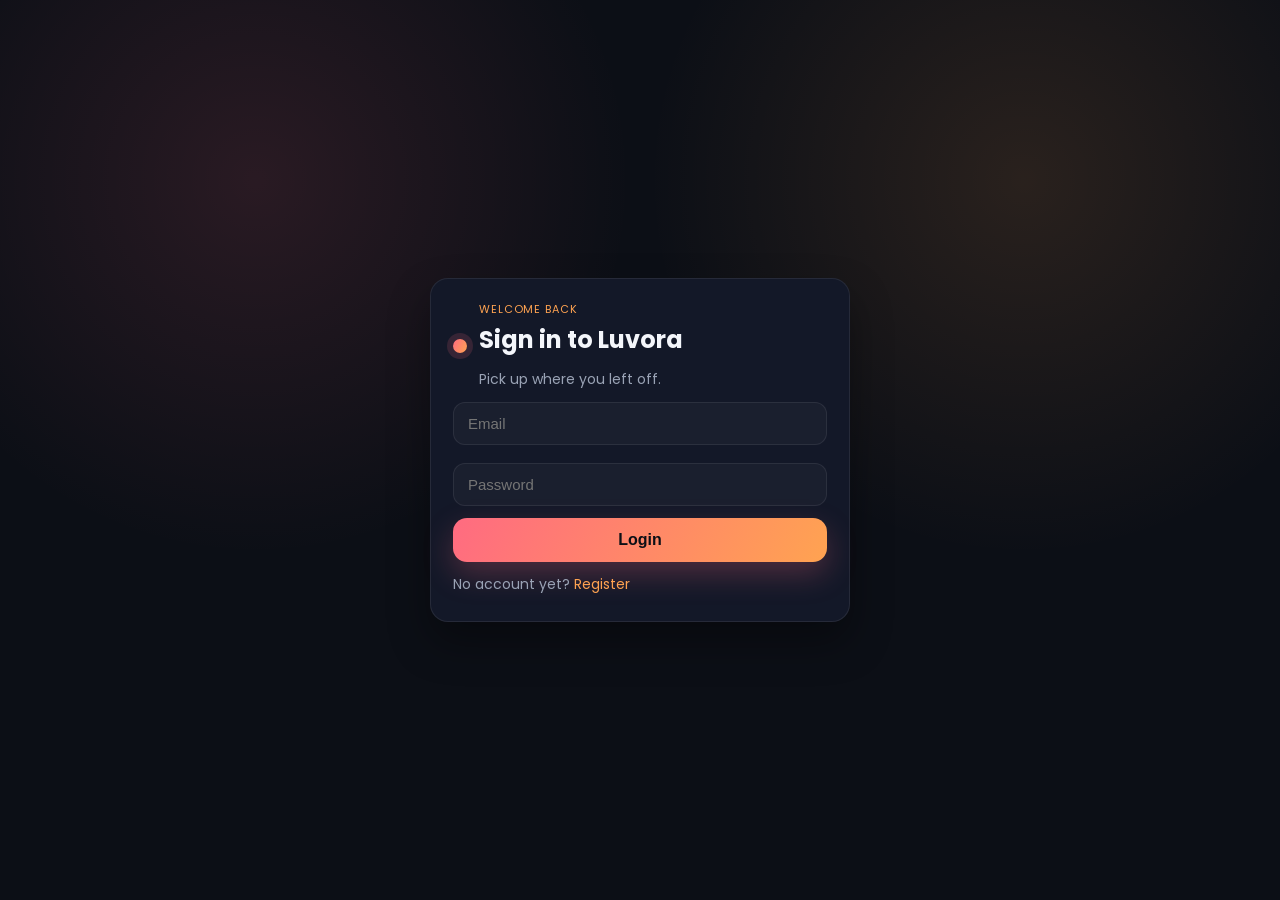
<file: Lesson/app.html>
﻿<!DOCTYPE html>
<html lang="en">
<head>
  <meta charset="UTF-8">
  <meta name="viewport" content="width=device-width, initial-scale=1.0">
  <title>Luvora - Home</title>
  <link rel="stylesheet" href="style.css">
  <link href="https://fonts.googleapis.com/css2?family=Poppins:wght@300;400;600;700&display=swap" rel="stylesheet">
</head>
<body class="home-page">
  <header>
    <div class="brand">
      <div class="logo-dot"></div>
      <div>
        <div class="eyebrow" id="brandName">Luvora</div>
        <div class="muted" id="headerTagline">Swipe like Tinder. Feel like Luvora.</div>
      </div>
    </div>
    <div class="top-links">
      <a href="search.html" class="pill">Search</a>
      <a href="chat.html" class="pill">Chats</a>
      <a href="profile.html" class="pill">Profile</a>
    </div>
  </header>

  <main class="center">
    <div class="home-shell">
      <section class="card hero-band">
        <div class="hero-copy">
          <p class="eyebrow">Today on Luvora</p>
          <h1 class="hero-title" id="homeHeroTitle">Swipe smarter. Match faster.</h1>
          <p class="muted" id="homeHeroSubtitle">A crisp Tinder-style deck with your best picks. Manage everything from one dashboard.</p>
          <div class="cta-row">
            <a class="btn" href="search.html">Open search</a>
            <a class="ghost pill-btn" href="profile.html">Edit profile</a>
          </div>
          <div class="stat-row">
            <div class="stat">
              <div class="stat-num" id="statTotal">--</div>
              <div class="muted">people nearby</div>
            </div>
            <div class="stat">
              <div class="stat-num">Instant</div>
              <div class="muted">filters by age/city</div>
            </div>
          </div>
        </div>
        <div class="hero-deck">
          <div id="homeProfiles" class="deck-stack"></div>
        </div>
      </section>

      <section class="card">
        <div class="stack-head">
          <div>
            <p class="eyebrow">Navigation</p>
            <h3>Everything in one tap</h3>
          </div>
          <button class="ghost small" onclick="localStorage.removeItem('luv_auth'); window.location='login.html';">Log out</button>
        </div>
        <div class="nav-grid big">
          <a class="nav-card" href="search.html">Discover</a>
          <a class="nav-card" href="chat.html">Messages</a>
          <a class="nav-card" href="profile.html">Profile</a>
          <a class="nav-card" href="editor.html">Online editor</a>
        </div>
      </section>
    </div>
  </main>

  <script src="app.js"></script>
  <script>
    requireAuth();
    populateHome();
  </script>
  <div id="toastHost" class="toast-host"></div>
</body>
</html>
</file>
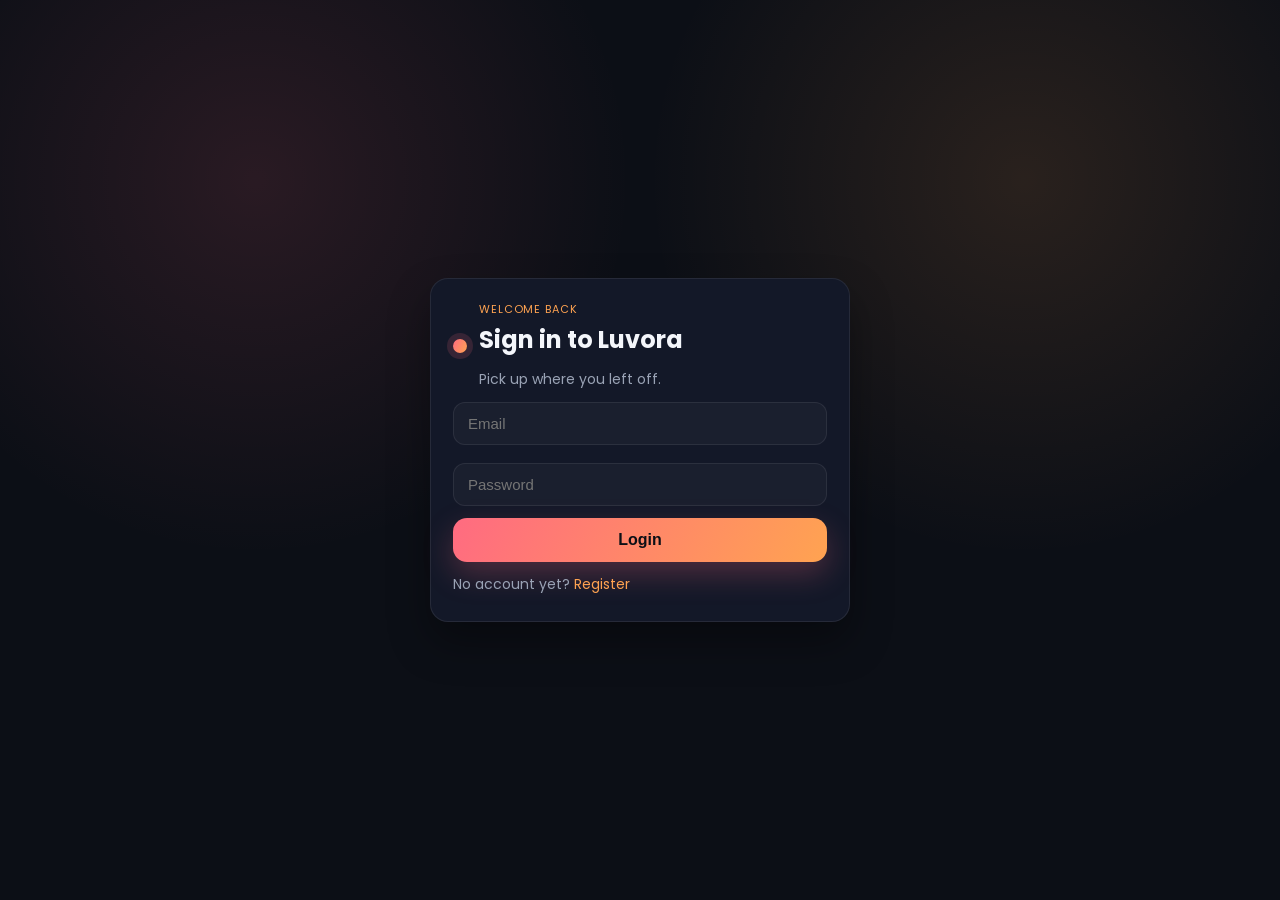
<file: Lesson/chat.html>
﻿<!DOCTYPE html>
<html lang="en">
<head>
  <meta charset="UTF-8">
  <meta name="viewport" content="width=device-width, initial-scale=1.0">
  <title>Luvora - Chats</title>
  <link rel="stylesheet" href="style.css">
  <link href="https://fonts.googleapis.com/css2?family=Poppins:wght@300;400;600;700&display=swap" rel="stylesheet">
</head>
<body class="chat-page">
  <header>
    <div class="brand">
      <div class="logo-dot"></div>
      <div>
        <div class="eyebrow" id="brandName">Luvora</div>
        <div class="muted" id="headerTagline">Keep the conversations flowing</div>
      </div>
    </div>
    <div class="top-links">
      <a href="app.html" class="pill">Home</a>
      <a href="search.html" class="pill">Search</a>
      <a href="profile.html" class="pill">Profile</a>
          <a href="editor.html" class="pill">Editor</a>
    </div>
  </header>

  <main class="center">
    <div class="chat-shell card">
      <div class="chat-layout">
        <div class="chat-list">
          <div class="stack-head">
            <div>
              <p class="eyebrow">Matches</p>
              <h3>Who liked you</h3>
            </div>
          </div>
          <div id="matches" class="list"></div>
        </div>

        <div class="chat-pane">
          <div class="chat-window empty" id="chatEmpty">
            <div class="muted">Pick someone on the left to start chatting.</div>
          </div>
          <div class="chat-window" id="chatBox" style="display:none;">
            <div class="chat-header">
              <div>
                <p class="eyebrow">Chatting with</p>
                <h3 id="chatName"></h3>
              </div>
            </div>
            <div id="messages" class="chat-messages"></div>
            <div class="chat-input">
              <input id="msgInput" placeholder="Type a message">
              <button onclick="sendMessage()">Send</button>
            </div>
          </div>
        </div>
      </div>
    </div>
  </main>

  <script src="app.js"></script>
  <script>
    requireAuth();
    loadMatches();
  </script>
  <div id="toastHost" class="toast-host"></div>
</body>
</html>
</file>
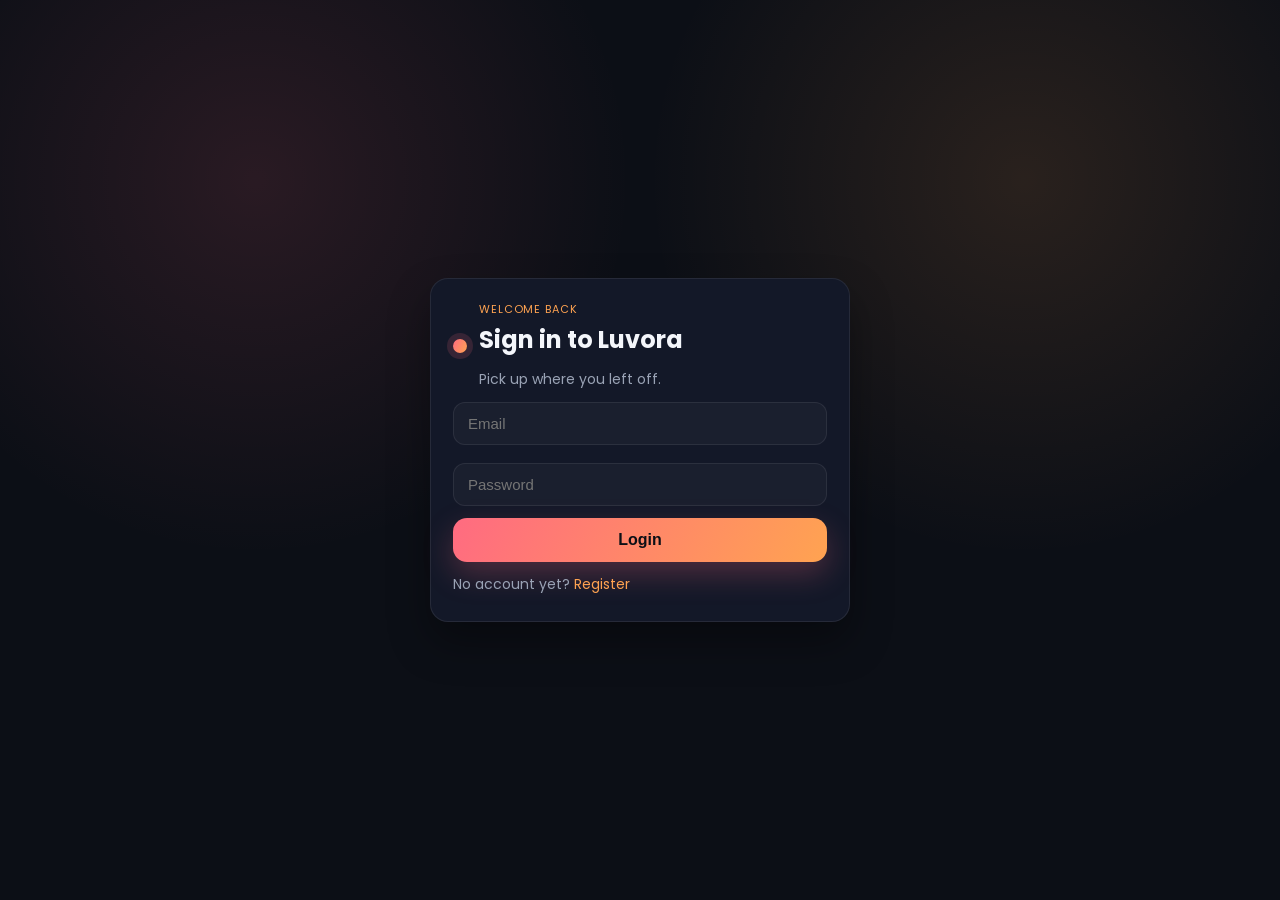
<file: Lesson/editor.html>
<!DOCTYPE html>
<html lang="en">
<head>
  <meta charset="UTF-8">
  <meta name="viewport" content="width=device-width, initial-scale=1.0">
  <title>Luvora - Online Editor</title>
  <link rel="stylesheet" href="style.css">
  <link href="https://fonts.googleapis.com/css2?family=Poppins:wght@300;400;600;700&display=swap" rel="stylesheet">
</head>
<body class="editor-page">
  <header>
    <div class="brand">
      <div class="logo-dot"></div>
      <div>
        <div class="eyebrow">Luvora</div>
        <div class="muted">Online customization panel</div>
      </div>
    </div>
    <div class="top-links">
      <a href="app.html" class="pill">Home</a>
      <a href="search.html" class="pill">Search</a>
      <a href="profile.html" class="pill">Profile</a>
    </div>
  </header>

  <main class="center">
    <div class="editor-shell card">
      <div class="stack-head">
        <div>
          <p class="eyebrow">Live website editor</p>
          <h2>Редактируй сайт прямо в браузере</h2>
          <p class="muted">Меняй бренд, тексты и цвета без VS Code. Нажми Save и сразу открой Home/Search.</p>
        </div>
      </div>

      <div class="form-grid">
        <div class="field">
          <label for="cfgBrand">Brand name</label>
          <input id="cfgBrand" placeholder="Luvora">
        </div>
        <div class="field">
          <label for="cfgTagline">Header tagline</label>
          <input id="cfgTagline" placeholder="Swipe like Tinder. Feel like Luvora.">
        </div>
        <div class="field full">
          <label for="cfgHeroTitle">Home hero title</label>
          <input id="cfgHeroTitle" placeholder="Swipe smarter. Match faster.">
        </div>
        <div class="field full">
          <label for="cfgHeroSub">Home hero subtitle</label>
          <textarea id="cfgHeroSub" placeholder="Short subtitle"></textarea>
        </div>

        <div class="field">
          <label for="cfgAccent">Accent color</label>
          <input id="cfgAccent" type="color" value="#ff6b81">
        </div>
        <div class="field">
          <label for="cfgAccent2">Accent 2 color</label>
          <input id="cfgAccent2" type="color" value="#ffa351">
        </div>
        <div class="field">
          <label for="cfgBg">Background color</label>
          <input id="cfgBg" type="color" value="#0c0f16">
        </div>
      </div>

      <div class="cta-row">
        <button onclick="saveSiteConfig()">Save changes</button>
        <button class="ghost" onclick="resetSiteConfig()">Reset default</button>
        <a class="pill-btn ghost" href="app.html">Back to app</a>
      </div>
    </div>
  </main>

  <script src="app.js"></script>
  <script>
    requireAuth();
    initEditorForm();
  </script>
  <div id="toastHost" class="toast-host"></div>
</body>
</html>
</file>
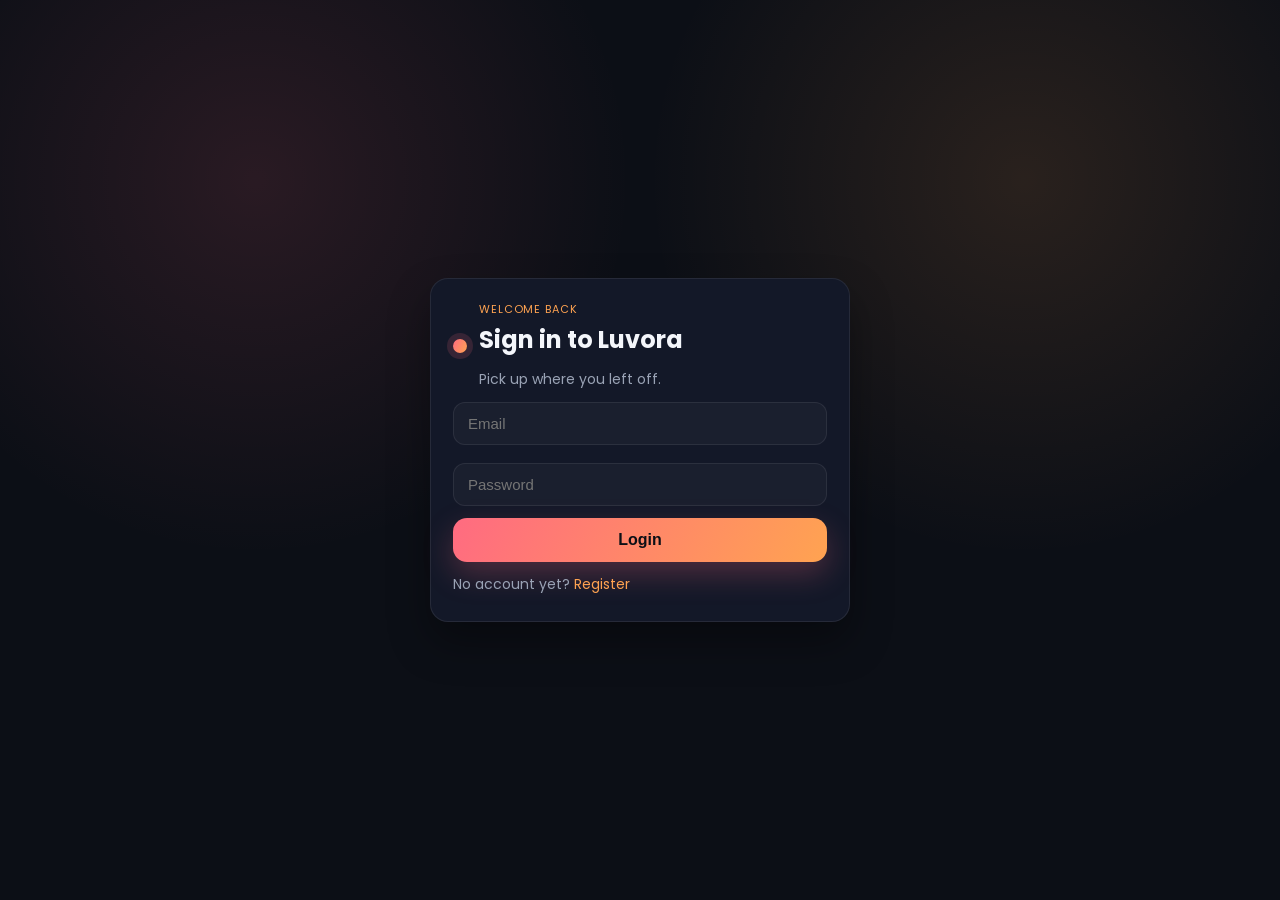
<file: Lesson/login.html>
﻿<!DOCTYPE html>
<html lang="en">
<head>
  <meta charset="UTF-8">
  <meta name="viewport" content="width=device-width, initial-scale=1.0">
  <title>Luvora - Login</title>
  <link rel="stylesheet" href="style.css">
  <link href="https://fonts.googleapis.com/css2?family=Poppins:wght@300;400;600;700&display=swap" rel="stylesheet">
</head>
<body class="auth-page center">
  <div class="auth-card card">
    <div class="auth-head">
      <div class="logo-dot"></div>
      <div>
        <p class="eyebrow">Welcome back</p>
        <h2>Sign in to Luvora</h2>
        <p class="muted">Pick up where you left off.</p>
      </div>
    </div>

    <input id="email" type="email" placeholder="Email">
    <input id="pass" type="password" placeholder="Password">

    <button onclick="login()">Login</button>

    <p class="muted" style="margin-top:12px;">No account yet? <a href="index.html">Register</a></p>
  </div>

  <script src="app.js"></script>
</body>
</html>
</file>
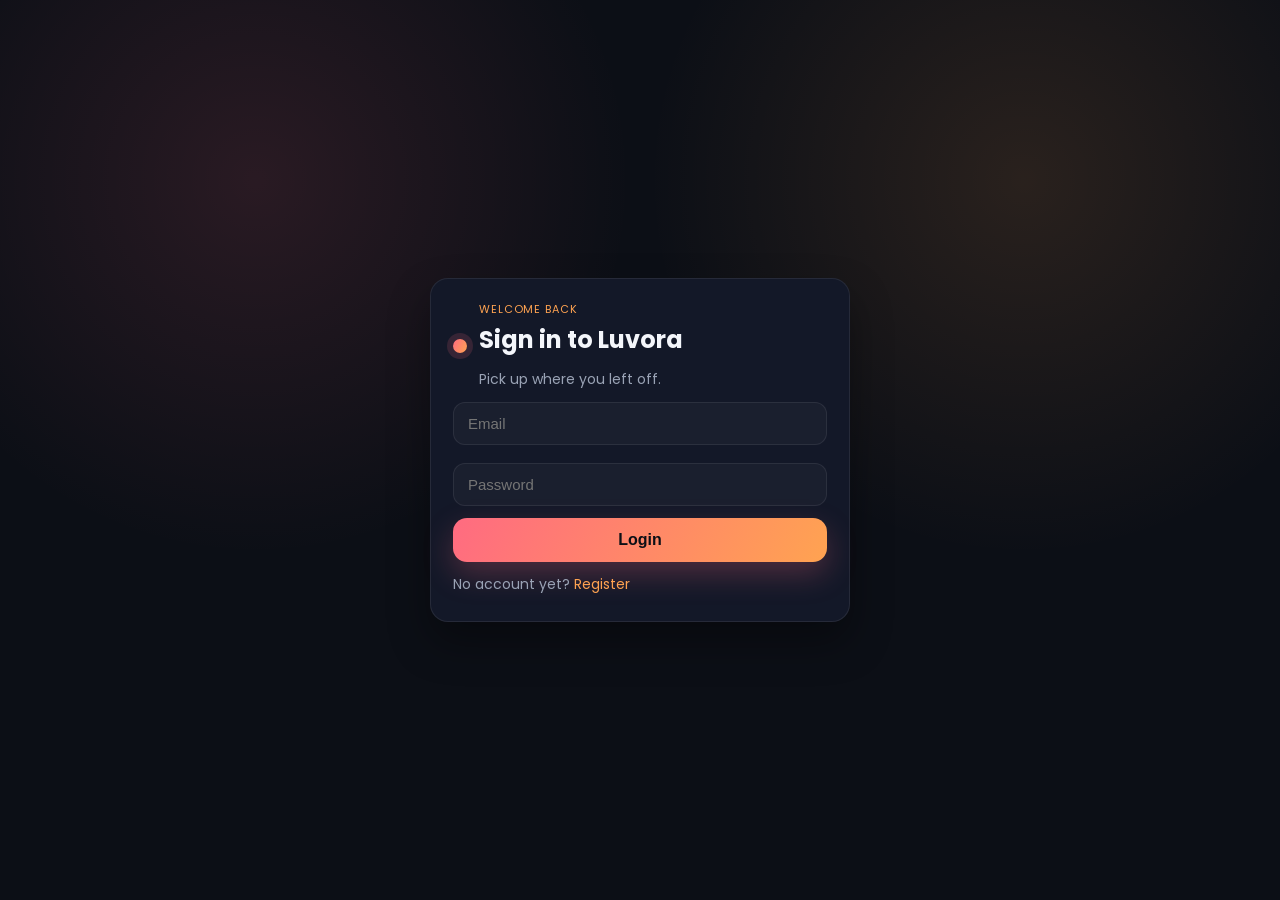
<file: Lesson/profile.html>
﻿<!DOCTYPE html>
<html lang="en">
<head>
  <meta charset="UTF-8">
  <meta name="viewport" content="width=device-width, initial-scale=1.0">
  <title>Luvora - Profile</title>
  <link rel="stylesheet" href="style.css">
  <link href="https://fonts.googleapis.com/css2?family=Poppins:wght@300;400;600;700&display=swap" rel="stylesheet">
</head>
<body class="profile-page">
  <header>
    <div class="brand">
      <div class="logo-dot"></div>
      <div>
        <div class="eyebrow" id="brandName">Luvora</div>
        <div class="muted" id="headerTagline">Craft a profile worth swiping</div>
      </div>
    </div>
    <div class="top-links">
      <a href="app.html" class="pill">Home</a>
      <a href="search.html" class="pill">Search</a>
      <a href="chat.html" class="pill">Chats</a>
          <a href="editor.html" class="pill">Editor</a>
    </div>
  </header>

  <main class="center">
    <div class="profile-shell card">
      <div class="profile-header">
        <div class="avatar-wrap">
          <img id="avatar" src="https://i.pravatar.cc/220" alt="Avatar">
          <label class="upload-btn">
            Upload
            <input type="file" id="photoInput" accept="image/*">
          </label>
        </div>
        <div>
          <p class="eyebrow">Profile strength</p>
          <h2>Your dating card</h2>
          <p class="muted">Add clear info so the Tinder-style deck can shine.</p>
        </div>
      </div>

      <div class="form-grid">
        <div class="field">
          <label for="name">Name</label>
          <input id="name" placeholder="Name">
        </div>
        <div class="field">
          <label for="age">Age</label>
          <input id="age" type="number" min="18" max="80" placeholder="Age">
        </div>
        <div class="field">
          <label for="country">Country</label>
          <input id="country" placeholder="Country (locked to registration)" disabled>
        </div>
        <div class="field full">
          <label for="bio">About</label>
          <textarea id="bio" placeholder="Short bio"></textarea>
        </div>

        <div class="field">
          <label for="goal">Relationship goal</label>
          <select id="goal">
            <option>Long-term relationship</option>
            <option>Dating</option>
            <option>Serious commitment</option>
          </select>
        </div>
        <div class="field full">
          <label for="interests">Interests (comma separated)</label>
          <input id="interests" placeholder="Travel, gym, books, music">
        </div>

      </div>

      <div class="cta-row">
        <button onclick="saveProfile()">Save profile</button>
        <a class="ghost pill-btn" href="app.html">Back</a>
      </div>
    </div>
  </main>

  <script src="app.js"></script>
  <script>
    requireAuth();
    loadProfileData();
  </script>
  <div id="toastHost" class="toast-host"></div>
</body>
</html>
</file>
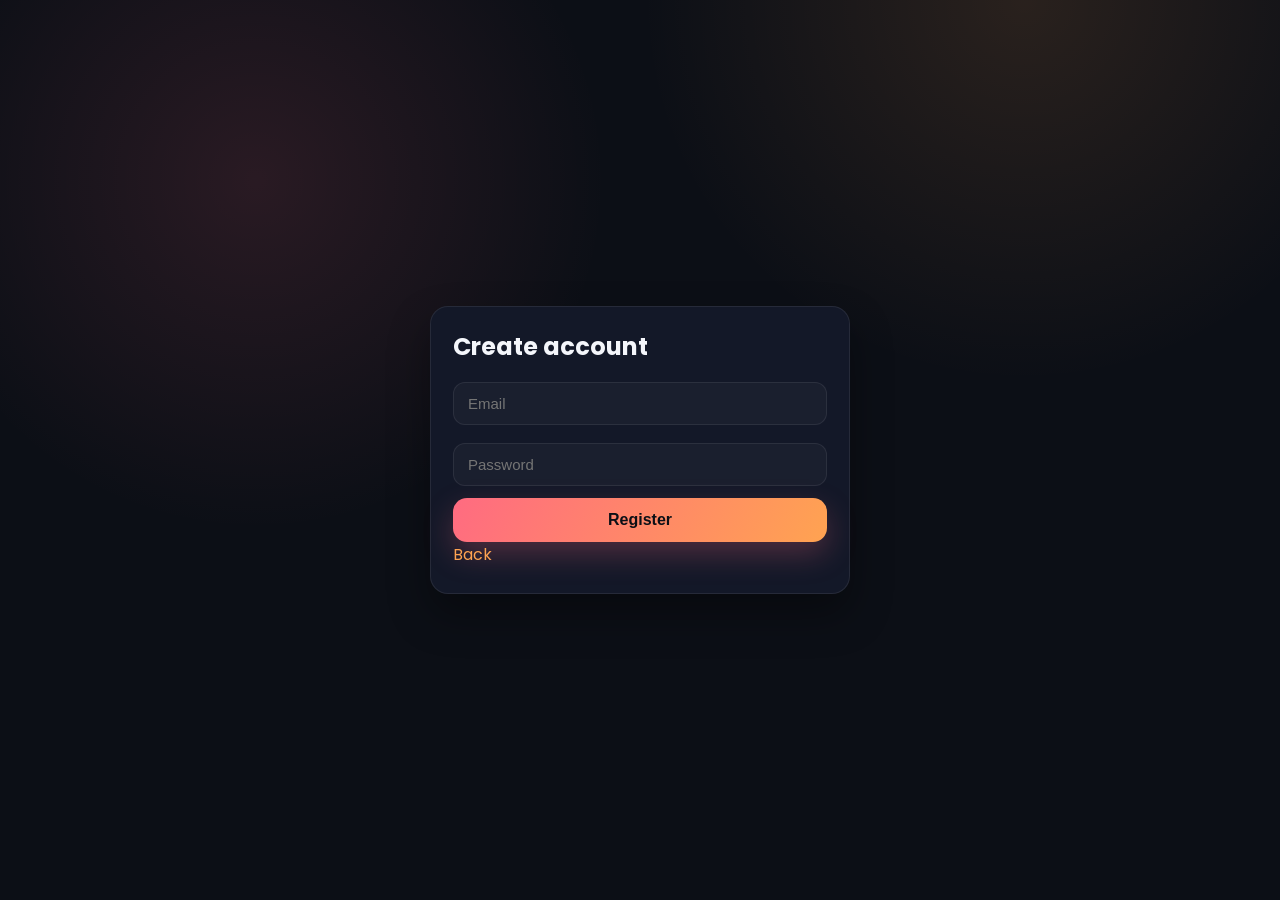
<file: Lesson/register.html>
<!DOCTYPE html>
<html>
<head>
<meta charset="UTF-8">
<title>Register</title>
<link rel="stylesheet" href="style.css">
</head>

<body class="center">

<div class="card">
<h2>Create account</h2>

<input id="regEmail" placeholder="Email">
<input id="regPass" type="password" placeholder="Password">

<button onclick="registerUser()">Register</button>
<a href="index.html">Back</a>

</div>

<script src="app.js"></script>
</body>
</html>
</file>
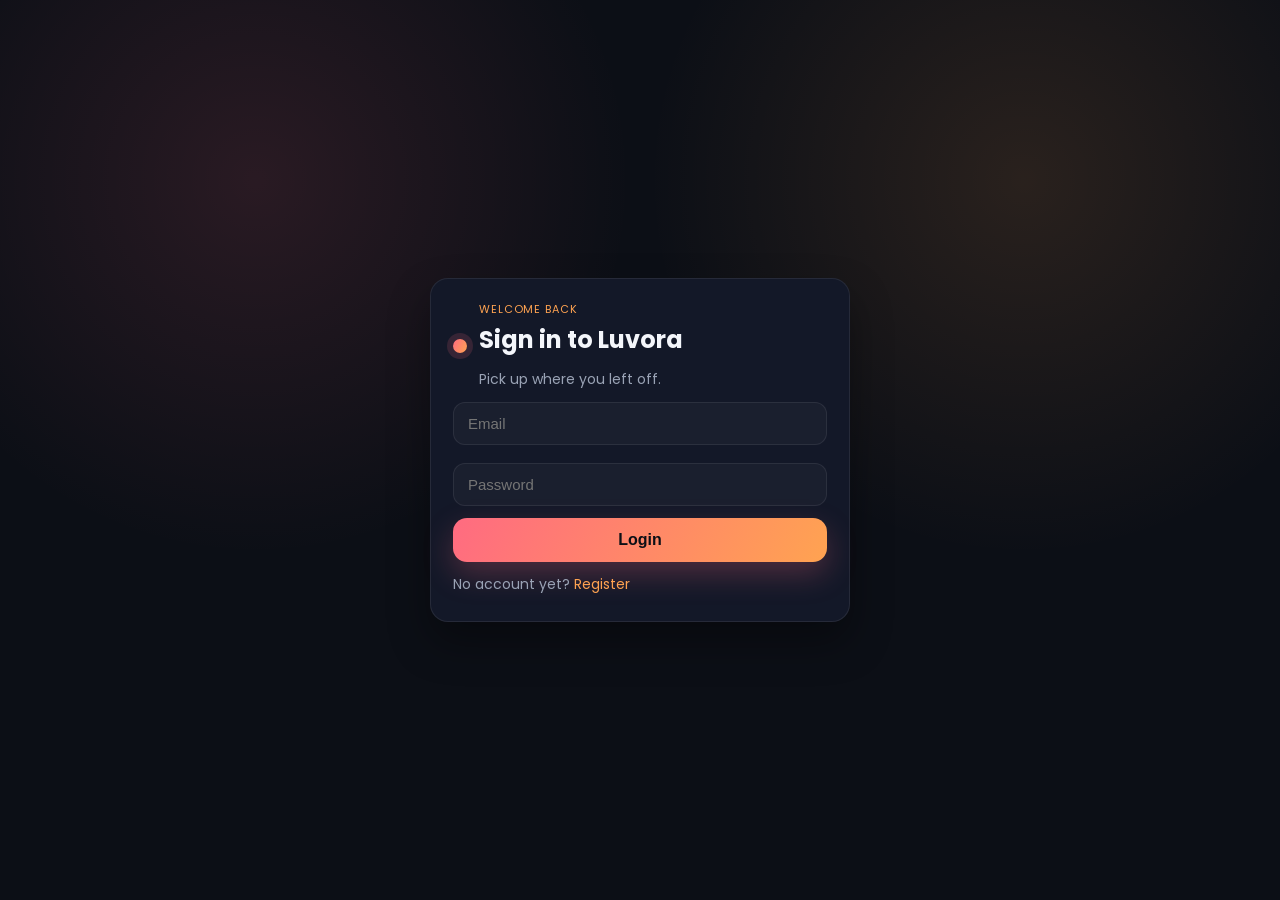
<file: Lesson/search.html>
﻿<!DOCTYPE html>
<html lang="en">
<head>
  <meta charset="UTF-8">
  <meta name="viewport" content="width=device-width, initial-scale=1.0">
  <title>Luvora • Search</title>
  <link rel="stylesheet" href="style.css">
  <link href="https://fonts.googleapis.com/css2?family=Poppins:wght@300;400;600;700&display=swap" rel="stylesheet">
</head>
<body class="search-page">
  <header>
    <div class="brand">
      <div class="logo-dot"></div>
      <div>
        <div class="eyebrow" id="brandName">Luvora</div>
        <div class="muted" id="headerTagline">Swipe into real connections</div>
      </div>
    </div>
    <div class="top-links">
      <a href="app.html" class="pill">Home</a>
      <a href="chat.html" class="pill">Chats</a>
      <a href="profile.html" class="pill">Profile</a>
          <a href="editor.html" class="pill">Editor</a>
    </div>
  </header>

  <main class="center">
    <div class="search-shell">
      <div class="search-hero card">
        <div>
          <p class="eyebrow">Discovery</p>
          <h1 class="hero-title">Find your next match</h1>
          <p class="muted">Tinder-inspired deck with filters by name, city, country, and age. Type or tap a chip to jump in.</p>
        </div>
        <div class="chip-row" id="quickChips">
          <button class="chip" data-city="Paris">Paris</button>
          <button class="chip" data-city="Berlin">Berlin</button>
          <button class="chip" data-city="Seoul">Seoul</button>
          <button class="chip" data-country="USA">USA</button>
          <button class="chip" data-country="Mexico">Mexico</button>
        </div>

        <div class="filter-grid">
          <div class="field">
            <label for="searchName">Name</label>
            <input id="searchName" type="text" placeholder="Type a name..." />
          </div>
          <div class="field">
            <label for="searchCity">City</label>
            <input id="searchCity" type="text" placeholder="Any city" />
          </div>
          <div class="field">
            <label for="searchCountry">Country</label>
            <input id="searchCountry" type="text" placeholder="Any country" />
          </div>
          <div class="field age-field">
            <label>Age range</label>
            <div class="age-range">
              <input id="ageMin" type="number" min="18" max="80" placeholder="Min" />
              <input id="ageMax" type="number" min="18" max="80" placeholder="Max" />
            </div>
          </div>
          <div class="field action-field">
            <label>&nbsp;</label>
            <button type="button" onclick="searchUsers()">Search</button>
          </div>
        </div>

        <div class="preference-grid">
          <div class="field">
            <label for="prefAgeMin">Preferred min age</label>
            <input id="prefAgeMin" type="number" min="18" max="80" placeholder="22" />
          </div>
          <div class="field">
            <label for="prefAgeMax">Preferred max age</label>
            <input id="prefAgeMax" type="number" min="18" max="80" placeholder="32" />
          </div>
          <div class="field">
            <label for="prefVibe">Preferred vibe</label>
            <select id="prefVibe">
              <option>Any</option>
              <option>Romantic</option>
              <option>Adventurous</option>
              <option>Creative</option>
              <option>Calm</option>
              <option>Social</option>
              <option>Ambitious</option>
              <option>Energetic</option>
            </select>
          </div>
          <div class="field action-field">
            <label for="sortBy">Sort by</label>
            <select id="sortBy">
              <option value="score">Best match score</option>
              <option value="age">Age</option>
              <option value="name">Name</option>
            </select>
          </div>
          <label class="switcher">
            <input type="checkbox" id="verifiedOnly" />
            <span>Show verified profiles only</span>
          </label>
        </div>

      </div>

      <div class="card swipe-hero">
        <div class="stack-head">
          <div>
            <p class="eyebrow">Quick swipe</p>
            <h3>Like or pass in two taps</h3>
          </div>
          <div class="muted" id="swipeCounter"></div>
        </div>
        <div class="swipe-deck">
          <div id="swipeCard" class="swipe-card"></div>
          <div class="swipe-actions">
            <button class="ghost round" onclick="swipe('pass')">Pass</button>
            <button class="like-btn round" onclick="swipe('like')">Like</button>
          </div>
        </div>
        <div class="peek-row" id="swipePeek"></div>
      </div>

      <div class="card swipe-stack">
        <div class="stack-head">
          <div>
            <p class="eyebrow">Results</p>
            <h3>Curated cards</h3>
          </div>
          <div class="muted" id="resultCount"></div>
        </div>
        <div id="searchResults" class="card-grid"></div>
      </div>
    </div>
  </main>

  <script src="app.js"></script>
  <script>
    requireAuth();
  </script>
  <div id="toastHost" class="toast-host"></div>
</body>
</html>
</file>
<file: Lesson/style.css>
@import url('https://fonts.googleapis.com/css2?family=Poppins:wght@300;400;600;700&display=swap');

:root {
  --bg: #0c0f16;
  --panel: #131828;
  --accent: #ff6b81;
  --accent-2: #ffa351;
  --text: #f4f6fb;
  --muted: #9aa3b5;
  --border: rgba(255,255,255,0.08);
  --shadow: 0 20px 40px rgba(0,0,0,0.35);
}

* { box-sizing: border-box; }

body {
  margin: 0;
  font-family: 'Poppins', system-ui, -apple-system, sans-serif;
  background: radial-gradient(circle at 20% 20%, rgba(255,107,129,0.12), transparent 28%),
              radial-gradient(circle at 80% 0%, rgba(255,163,81,0.12), transparent 28%),
              var(--bg);
  color: var(--text);
  min-height: 100vh;
}

a { color: var(--accent-2); text-decoration: none; }

.center {
  display: flex;
  justify-content: center;
  align-items: center;
  padding: 32px;
}

.card {
  background: var(--panel);
  border: 1px solid var(--border);
  border-radius: 18px;
  box-shadow: var(--shadow);
  padding: 22px 22px 26px;
  width: min(420px, 92vw);
}

h1, h2, h3 { margin: 0 0 12px; }
p { margin: 0; }

input, textarea, select {
  width: 100%;
  padding: 12px 14px;
  border-radius: 12px;
  border: 1px solid var(--border);
  background: rgba(255,255,255,0.03);
  color: var(--text);
  margin: 6px 0 12px;
  font-size: 15px;
}
input:disabled, textarea:disabled, select:disabled {
  opacity: 0.7;
  cursor: not-allowed;
}

button, .btn {
  width: 100%;
  padding: 13px 16px;
  border: none;
  border-radius: 14px;
  font-weight: 600;
  font-size: 16px;
  cursor: pointer;
  background: linear-gradient(120deg, var(--accent), var(--accent-2));
  color: #0c0f16;
  box-shadow: 0 12px 30px rgba(255,107,129,0.25);
  transition: transform 0.12s, box-shadow 0.12s;
}

button:hover, .btn:hover { transform: translateY(-1px); }

.ghost {
  background: rgba(255,255,255,0.06);
  color: var(--text);
  border: 1px solid var(--border);
  box-shadow: none;
}

header {
  display: flex;
  align-items: center;
  justify-content: space-between;
  padding: 16px 22px;
  background: rgba(0,0,0,0.35);
  border-bottom: 1px solid var(--border);
}

.pill {
  display: inline-block;
  padding: 6px 10px;
  border-radius: 999px;
  border: 1px solid var(--border);
  color: var(--muted);
  font-size: 12px;
}

.list {
  display: grid;
  gap: 10px;
  margin-top: 12px;
}

.user {
  display: flex;
  gap: 10px;
  align-items: center;
  padding: 10px;
  border-radius: 12px;
  background: rgba(255,255,255,0.03);
  border: 1px solid var(--border);
}

.user img { width: 50px; height: 50px; border-radius: 14px; object-fit: cover; }
.user .name { font-weight: 600; }
.user .meta { color: var(--muted); font-size: 13px; }

.top-links {
  display: flex;
  gap: 10px;
  margin-top: 0;
}

.nav-grid {
  display: grid;
  grid-template-columns: repeat(auto-fit,minmax(160px,1fr));
  gap: 12px;
  margin-top: 14px;
}

.nav-card {
  background: rgba(255,255,255,0.03);
  border: 1px solid var(--border);
  border-radius: 14px;
  padding: 12px;
  text-align: center;
  color: var(--text);
}

.muted { color: var(--muted); font-size: 14px; }

#messages {
  background: rgba(255,255,255,0.03);
  border-radius: 12px;
  border: 1px solid var(--border);
}

.msg {
  padding: 6px 10px;
  margin: 6px;
  border-radius: 10px;
  background: rgba(255,255,255,0.05);
}

.me { background: linear-gradient(120deg, var(--accent), var(--accent-2)); color: #0c0f16; }

.container { width: min(960px, 94vw); margin: 0 auto; }

/* --- Search / Tinder-style deck --- */
.search-page .card { width: 100%; }
.search-shell { width: min(1100px, 96vw); display: flex; flex-direction: column; gap: 18px; }
.search-page .center { align-items: flex-start; }
.search-hero { position: relative; overflow: hidden; }
.search-hero::after {
  content: "";
  position: absolute;
  inset: 0;
  background: radial-gradient(circle at 20% 50%, rgba(255,107,129,0.18), transparent 40%),
              radial-gradient(circle at 80% 20%, rgba(255,163,81,0.16), transparent 45%);
  pointer-events: none;
}
.hero-title { font-size: 32px; margin-bottom: 8px; }
.eyebrow { text-transform: uppercase; letter-spacing: 0.08em; font-size: 11px; color: var(--accent-2); margin: 0 0 4px; }
.brand { display: flex; align-items: center; gap: 10px; }
.logo-dot { width: 14px; height: 14px; border-radius: 50%; background: linear-gradient(120deg, var(--accent), var(--accent-2)); box-shadow: 0 0 0 6px rgba(255,107,129,0.15); }
.search-page .top-links { margin-top: 0; }

.chip-row { display: flex; gap: 10px; flex-wrap: wrap; margin: 14px 0 6px; }
.chip {
  border: 1px solid var(--border);
  background: rgba(255,255,255,0.05);
  color: var(--text);
  border-radius: 999px;
  padding: 8px 12px;
  cursor: pointer;
  transition: transform 0.12s;
  width: auto;
}
.chip:hover { transform: translateY(-1px); }

.filter-grid {
  display: grid;
  grid-template-columns: repeat(auto-fit, minmax(200px, 1fr));
  gap: 12px;
  margin-top: 12px;
}
.field label {
  font-size: 13px;
  color: var(--muted);
}
.age-range { display: grid; grid-template-columns: repeat(2, 1fr); gap: 8px; }
.action-field button { width: 100%; }

.swipe-stack { width: 100%; }
.stack-head { display: flex; justify-content: space-between; align-items: baseline; margin-bottom: 12px; }
.card-grid {
  display: grid;
  grid-template-columns: repeat(auto-fit, minmax(240px, 1fr));
  gap: 16px;
}
.profile-card {
  border: 1px solid var(--border);
  border-radius: 18px;
  overflow: hidden;
  background: linear-gradient(160deg, rgba(255,255,255,0.03), rgba(255,255,255,0.01));
  box-shadow: var(--shadow);
  display: flex;
  flex-direction: column;
  position: relative;
}
.card-photo {
  height: 220px;
  background-size: cover;
  background-position: center;
  position: relative;
}
.card-photo::after {
  content: "";
  position: absolute;
  inset: 0;
  background: linear-gradient(to bottom, rgba(0,0,0,0.1), rgba(0,0,0,0.35));
}
.badge {
  position: absolute;
  bottom: 12px;
  left: 12px;
  padding: 6px 10px;
  background: rgba(0,0,0,0.55);
  border-radius: 10px;
  font-size: 12px;
}
.card-body { padding: 14px 14px 16px; display: flex; flex-direction: column; gap: 8px; }
.card-title { font-size: 18px; font-weight: 700; }
.card-meta { color: var(--muted); font-size: 14px; }
.card-actions { display: grid; grid-template-columns: repeat(2, 1fr); gap: 10px; }

/* --- Home / hero --- */
.home-shell { width: min(1100px, 96vw); display: flex; flex-direction: column; gap: 18px; }
.hero-band {
  display: grid;
  grid-template-columns: repeat(auto-fit, minmax(320px, 1fr));
  gap: 18px;
}
.hero-copy { display: flex; flex-direction: column; gap: 14px; }
.cta-row { display: flex; gap: 10px; flex-wrap: wrap; }
.cta-row .btn, .cta-row button, .pill-btn { width: auto; }
.pill-btn { width: auto; padding: 12px 14px; display: inline-flex; align-items: center; gap: 6px; }
.stat-row { display: flex; gap: 22px; flex-wrap: wrap; }
.stat { display: flex; flex-direction: column; gap: 4px; }
.stat-num { font-size: 26px; font-weight: 700; }
.hero-deck { position: relative; }
.deck-stack {
  display: grid;
  grid-template-columns: repeat(auto-fit, minmax(240px, 1fr));
  gap: 14px;
}
.profile-card.compact .card-photo { height: 180px; }
.nav-grid.big { grid-template-columns: repeat(auto-fit,minmax(200px,1fr)); }
.ghost.small { padding: 10px 12px; width: auto; }

/* --- Auth pages --- */
.auth-page { align-items: center; background: radial-gradient(circle at 20% 20%, rgba(255,107,129,0.12), transparent 30%), radial-gradient(circle at 80% 20%, rgba(255,163,81,0.12), transparent 30%), var(--bg); }
.auth-card { width: min(420px, 94vw); }
.auth-head { display: flex; gap: 12px; align-items: center; margin-bottom: 6px; }
.home-page .center, .profile-page .center, .chat-page .center { align-items: flex-start; }
.home-page .card, .profile-page .card, .chat-page .card { width: 100%; }

/* --- Profile page --- */
.profile-shell { width: min(900px, 96vw); }
.profile-header { display: flex; gap: 16px; align-items: center; flex-wrap: wrap; }
.avatar-wrap { position: relative; width: 160px; height: 160px; }
.avatar-wrap img { width: 100%; height: 100%; border-radius: 22px; object-fit: cover; }
.upload-btn {
  position: absolute;
  bottom: 10px;
  right: 10px;
  background: rgba(0,0,0,0.55);
  color: var(--text);
  padding: 6px 10px;
  border-radius: 10px;
  font-size: 12px;
  cursor: pointer;
}
.upload-btn input { display: none; }
.form-grid {
  display: grid;
  grid-template-columns: repeat(auto-fit, minmax(240px, 1fr));
  gap: 12px;
  margin-top: 14px;
}
.full { grid-column: 1 / -1; }

/* --- Chat page --- */
.chat-shell { width: min(1100px, 96vw); }
.chat-layout {
  display: grid;
  grid-template-columns: 320px 1fr;
  gap: 16px;
}
@media (max-width: 900px) {
  .chat-layout { grid-template-columns: 1fr; }
  .chat-window.empty { display: none !important; }
}
.chat-list .user { cursor: pointer; }
.chat-window {
  border: 1px solid var(--border);
  border-radius: 14px;
  padding: 14px;
  background: rgba(255,255,255,0.03);
}
.chat-pane { position: relative; }
.chat-pane .chat-window { width: 100%; }
.chat-pane .empty { position: absolute; inset: 0; display: grid; place-items: center; }
.chat-window.empty { display: grid; place-items: center; min-height: 240px; }
.chat-messages {
  height: 260px;
  overflow-y: auto;
  background: rgba(0,0,0,0.3);
  border: 1px solid var(--border);
  border-radius: 12px;
  padding: 10px;
  margin: 10px 0;
}
.chat-input { display: grid; grid-template-columns: 1fr 120px; gap: 10px; }

/* --- Swipe hero --- */
.swipe-hero { position: relative; overflow: hidden; }
.swipe-hero::before, .swipe-hero::after {
  content: "";
  position: absolute;
  width: 220px; height: 220px;
  filter: blur(90px);
  opacity: 0.25;
}
.swipe-hero::before { background: var(--accent); top: -40px; left: -60px; }
.swipe-hero::after { background: var(--accent-2); bottom: -60px; right: -40px; }
.swipe-deck { display: grid; gap: 12px; }
.swipe-card {
  position: relative;
  border-radius: 22px;
  overflow: hidden;
  min-height: 280px;
  background: rgba(255,255,255,0.04);
  border: 1px solid var(--border);
  box-shadow: var(--shadow);
}
.swipe-card .card-photo { height: 260px; }
.swipe-card .card-body { padding: 16px; }
.swipe-actions { display: grid; grid-template-columns: repeat(2, 1fr); gap: 12px; }
.round { border-radius: 999px; }
.like-btn { background: linear-gradient(120deg, #4ade80, #22d3ee); color: #0b1220; box-shadow: 0 12px 30px rgba(34,211,238,0.25); }
.peek-row { display: grid; grid-template-columns: repeat(auto-fit,minmax(120px,1fr)); gap: 10px; margin-top: 8px; }
.peek-card {
  border: 1px solid var(--border);
  border-radius: 14px;
  padding: 8px;
  background: rgba(255,255,255,0.02);
  display: grid;
  grid-template-columns: 48px 1fr;
  gap: 8px;
  align-items: center;
}
.peek-card img { width: 48px; height: 48px; border-radius: 12px; object-fit: cover; }

/* --- Pro upgrade widgets --- */
.preference-grid {
  margin-top: 14px;
  padding-top: 12px;
  border-top: 1px solid var(--border);
  display: grid;
  grid-template-columns: repeat(auto-fit, minmax(180px, 1fr));
  gap: 10px;
}

.switcher {
  grid-column: 1 / -1;
  display: inline-flex;
  align-items: center;
  gap: 8px;
  color: var(--muted);
  font-size: 14px;
}

.switcher input { width: 18px; height: 18px; margin: 0; }

.score-badge {
  position: absolute;
  top: 12px;
  right: 12px;
  padding: 6px 10px;
  border-radius: 999px;
  font-size: 12px;
  font-weight: 700;
  background: rgba(12,15,22,0.8);
  border: 1px solid rgba(255,255,255,0.2);
}

.verified {
  margin-left: 8px;
  font-size: 12px;
  color: #67e8f9;
  font-weight: 600;
}

.msg.them {
  background: rgba(255,255,255,0.08);
  color: var(--text);
}

.toast-host {
  position: fixed;
  right: 18px;
  bottom: 18px;
  z-index: 99;
  display: grid;
  gap: 8px;
}

.toast {
  padding: 10px 14px;
  border-radius: 12px;
  background: #0f172a;
  border: 1px solid var(--border);
  color: var(--text);
  box-shadow: var(--shadow);
  opacity: 0;
  transform: translateY(8px);
  transition: opacity .2s, transform .2s;
}

.toast.show {
  opacity: 1;
  transform: translateY(0);
}

/* --- Online editor page --- */
.editor-page .center { align-items: flex-start; }
.editor-shell { width: min(980px, 96vw); }
.editor-shell input[type="color"] {
  height: 48px;
  padding: 4px;
  background: transparent;
}
</file>
